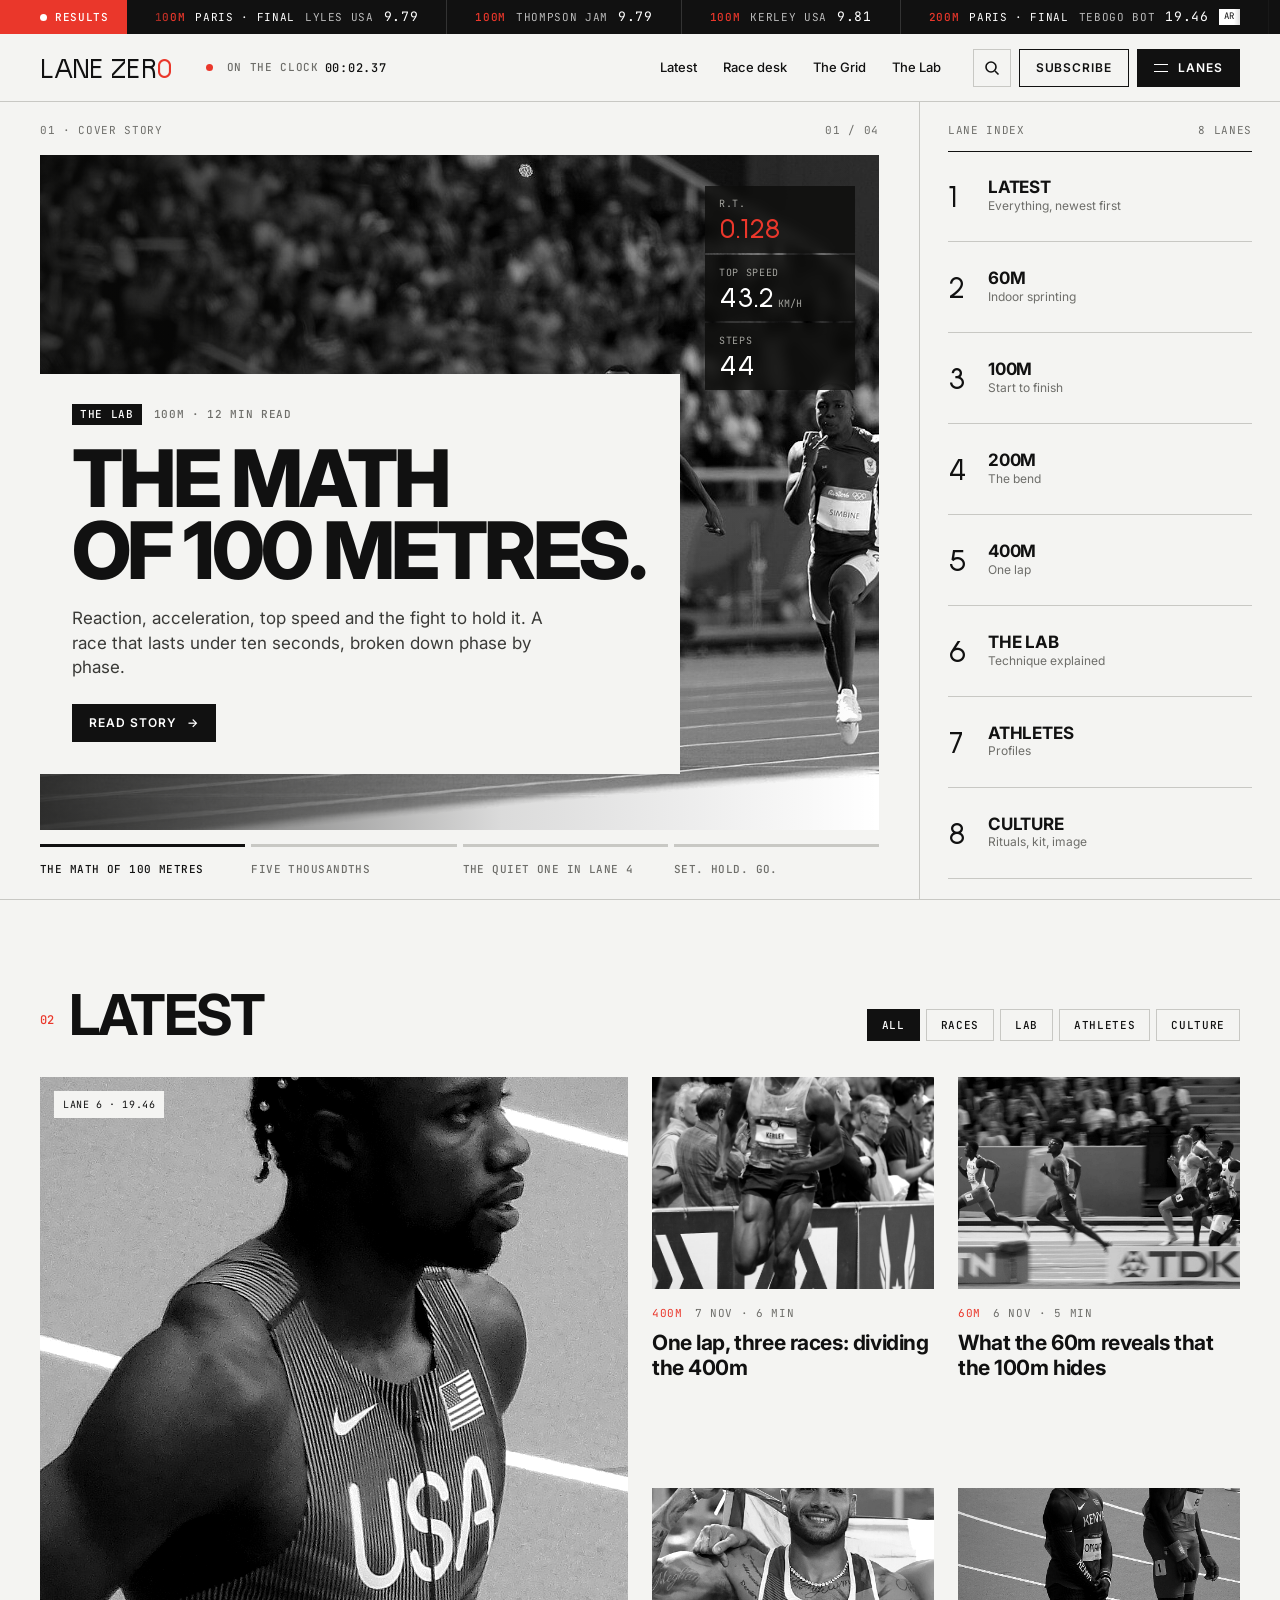
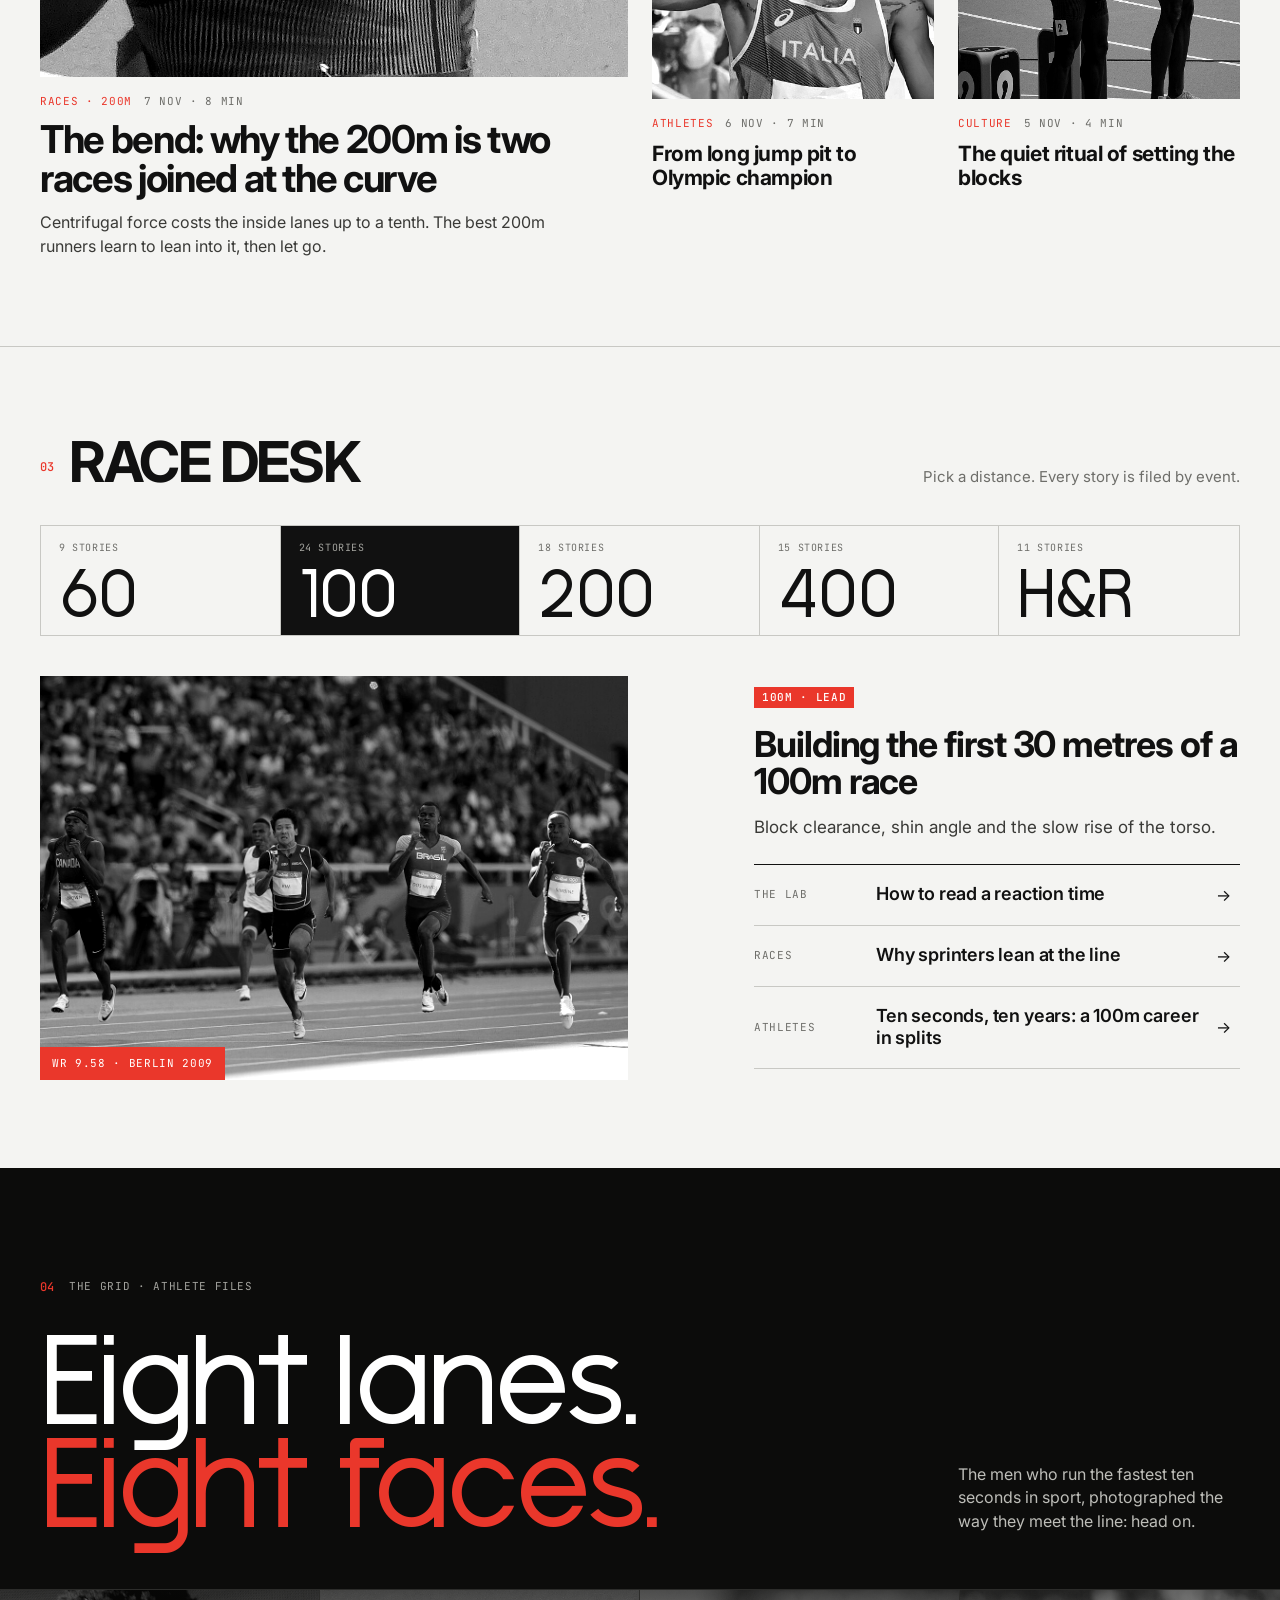
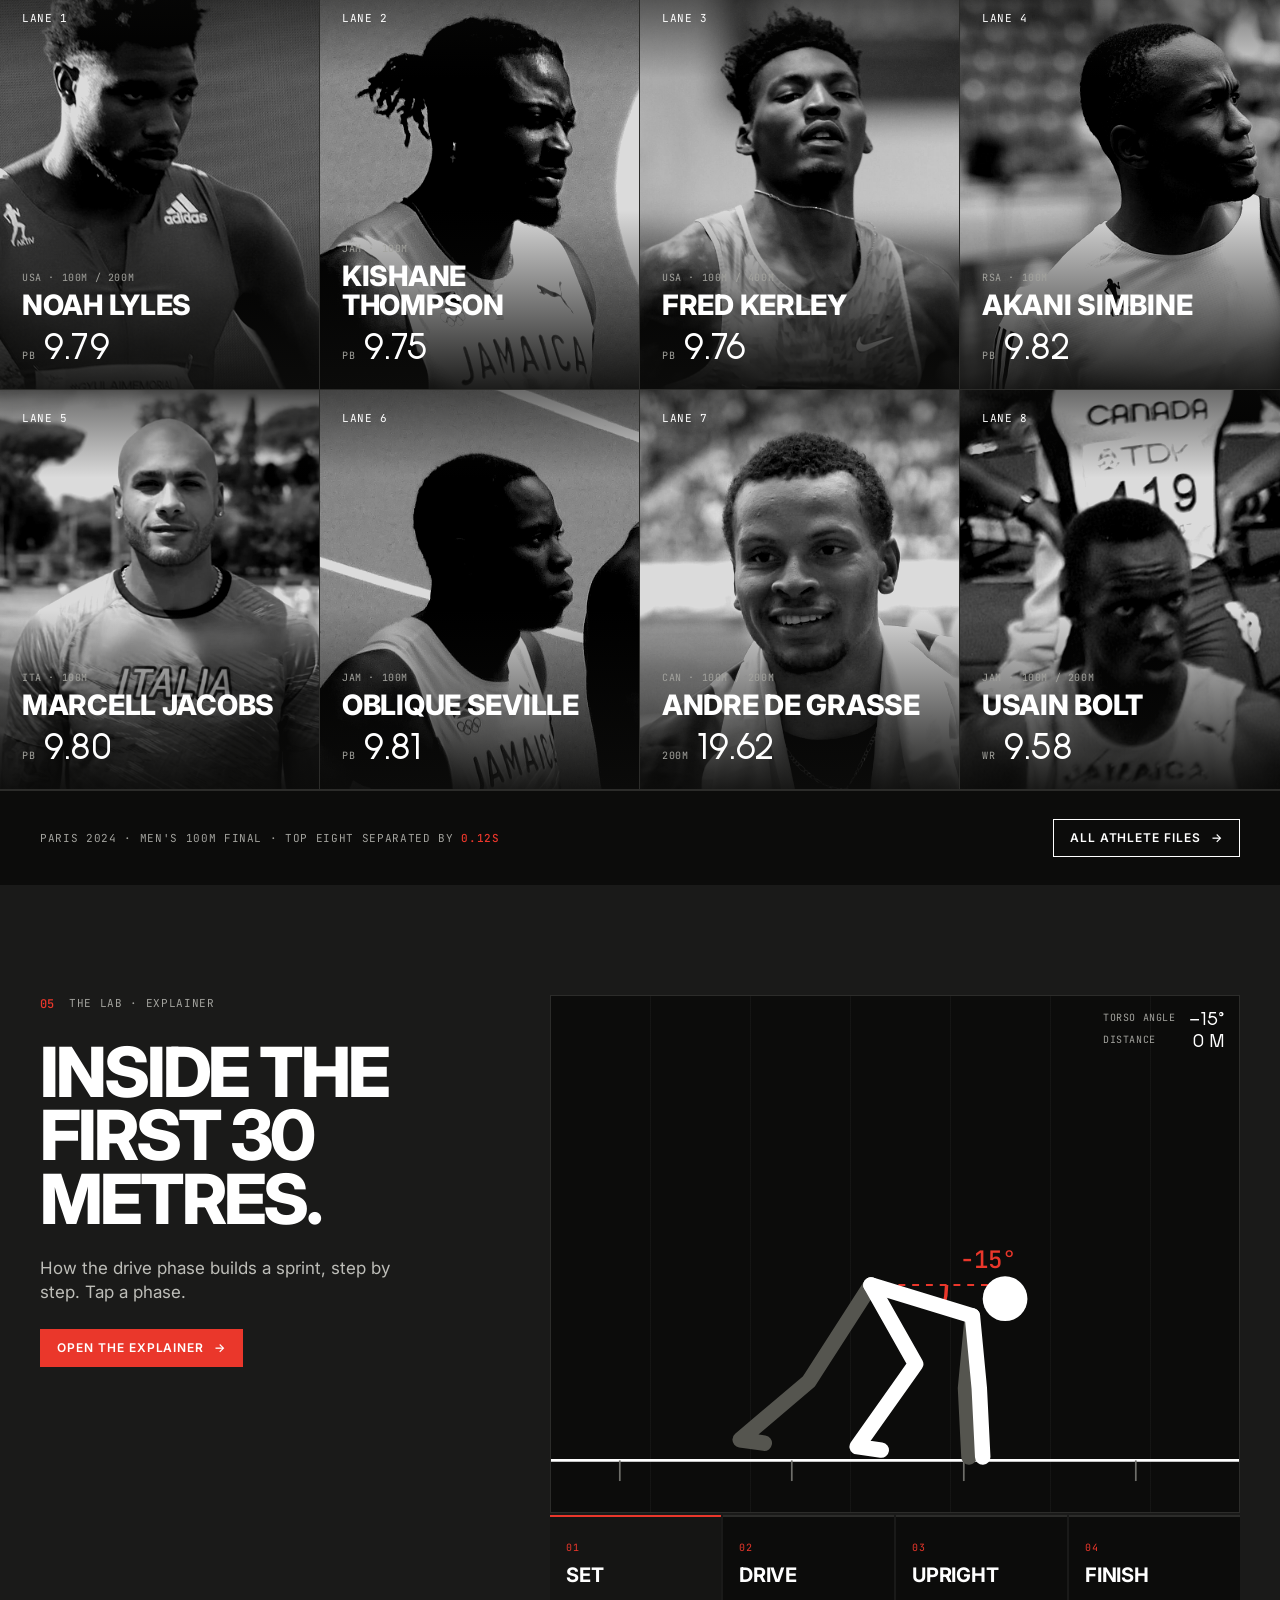
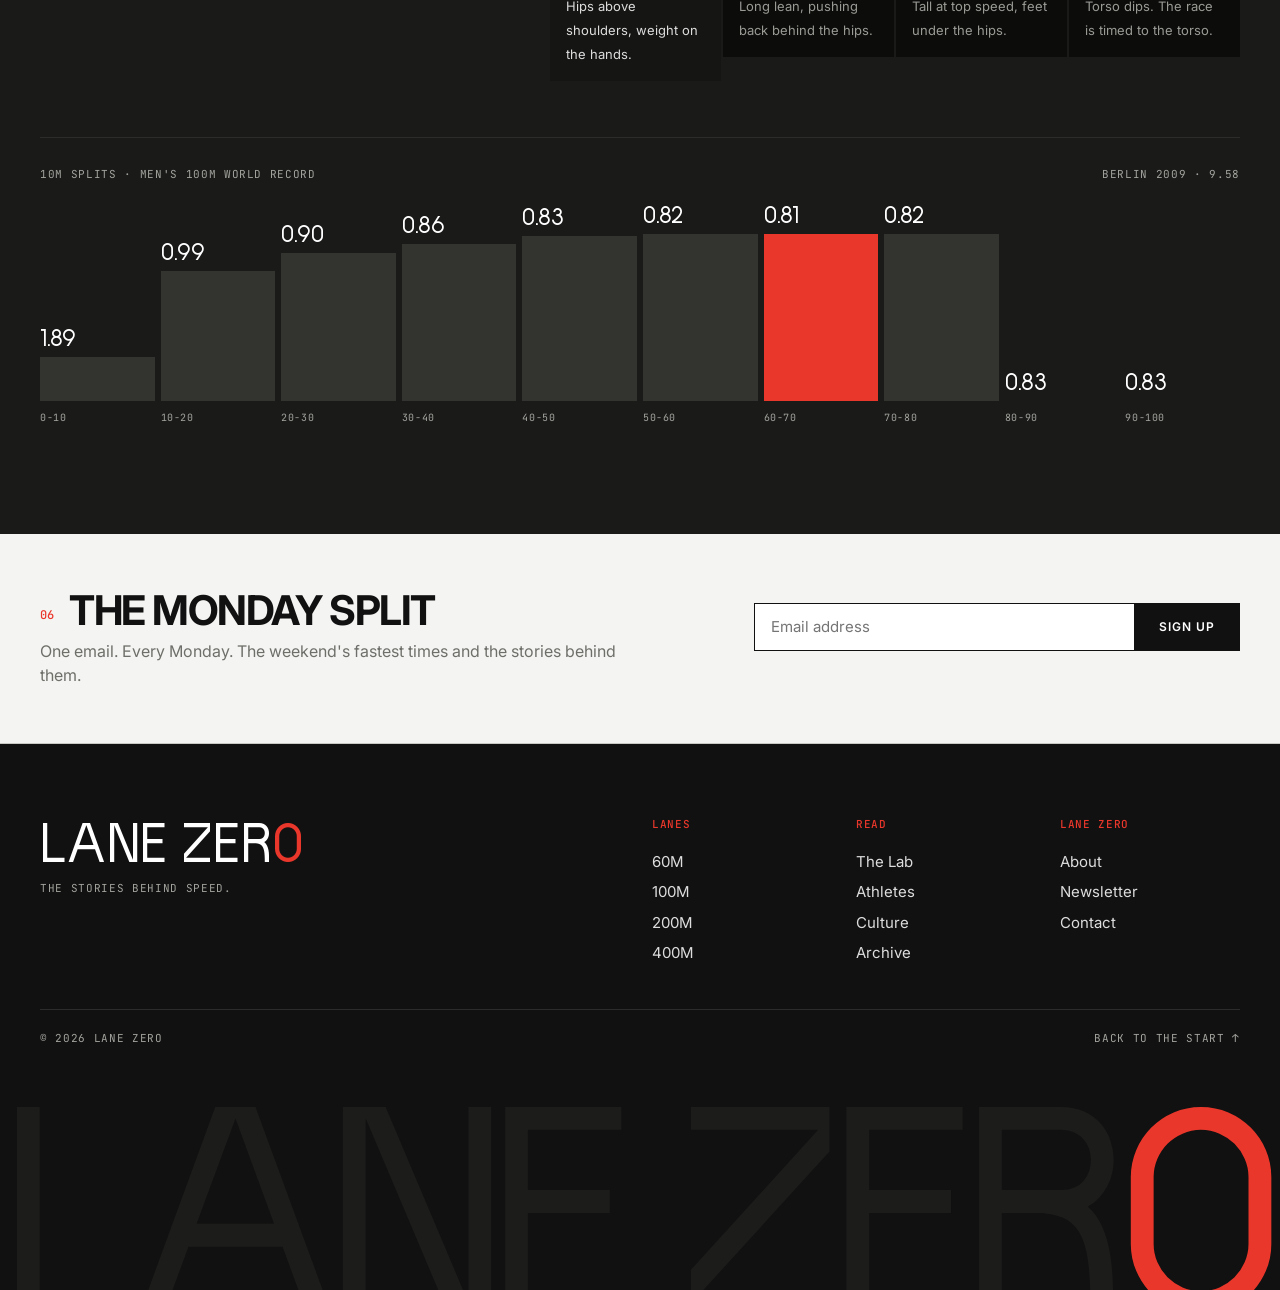
<file: lane-zero/index.html>
<!doctype html>
<html lang="en">
<head>
<meta charset="utf-8">
<meta name="viewport" content="width=device-width, initial-scale=1">
<title>Lane Zero | The stories behind speed</title>
<meta name="description" content="Lane Zero is a sprint newsroom. 60m to 400m, the lab, the athletes and the culture of speed.">
<link rel="preconnect" href="https://fonts.googleapis.com">
<link rel="preconnect" href="https://fonts.gstatic.com" crossorigin>
<link href="https://fonts.googleapis.com/css2?family=Inter:wght@400;500;600;700;800&family=JetBrains+Mono:wght@400;500&display=swap" rel="stylesheet">
<link rel="stylesheet" href="styles.css">
</head>
<body>

<!-- ============ RESULTS TICKER ============ -->
<div class="ticker" aria-label="Latest results">
  <div class="ticker__label"><span class="dot"></span>Results</div>
  <div class="ticker__track">
    <ul class="ticker__list">
      <li><b>100M</b> Paris · Final <span>Lyles USA</span><em>9.79</em></li>
      <li><b>100M</b> <span>Thompson JAM</span><em>9.79</em></li>
      <li><b>100M</b> <span>Kerley USA</span><em>9.81</em></li>
      <li><b>200M</b> Paris · Final <span>Tebogo BOT</span><em>19.46</em><i>AR</i></li>
      <li><b>200M</b> <span>Bednarek USA</span><em>19.62</em></li>
      <li><b>400M</b> Paris · Final <span>Hall USA</span><em>43.40</em></li>
      <li><b>4×100</b> Paris · Final <span>Canada</span><em>37.50</em></li>
      <li><b>60M</b> Glasgow · Final <span>Coleman USA</span><em>6.41</em></li>
    </ul>
  </div>
</div>

<!-- ============ HEADER ============ -->
<header class="nav" id="top">
  <a class="wordmark" href="#top" aria-label="Lane Zero home">LANE&nbsp;ZER<span>0</span></a>
  <div class="nav__clock" aria-hidden="true"><span class="dot"></span>On the clock <span class="mono" id="clock">00:00.00</span></div>
  <nav class="nav__links" aria-label="Primary">
    <a href="#latest">Latest</a><a href="#desk">Race desk</a><a href="#grid">The Grid</a><a href="#lab">The Lab</a>
  </nav>
  <div class="nav__actions">
    <button class="icon-btn" aria-label="Search"><svg width="16" height="16" viewBox="0 0 16 16" fill="none" stroke="currentColor" stroke-width="1.6"><circle cx="7" cy="7" r="5"/><path d="M11 11l3.5 3.5"/></svg></button>
    <a class="btn btn--line" href="#split">Subscribe</a>
    <button class="btn btn--ink" id="lanesOpen" aria-expanded="false" aria-controls="lanes"><span class="burger"></span>Lanes</button>
  </div>
</header>

<!-- ============ LANES OVERLAY ============ -->
<div class="lanes" id="lanes" hidden>
  <div class="lanes__head">
    <span class="wordmark wordmark--light">LANE&nbsp;ZER<span>0</span></span>
    <button class="btn btn--light" id="lanesClose">Close ✕</button>
  </div>
  <ol class="lanes__list">
    <li><a href="#latest"><i>1</i>Latest<small>Everything, newest first</small></a></li>
    <li><a href="#desk" data-dist="60"><i>2</i>60M<small>Indoor sprinting</small></a></li>
    <li><a href="#desk" data-dist="100"><i>3</i>100M<small>Start to finish</small></a></li>
    <li><a href="#desk" data-dist="200"><i>4</i>200M<small>The bend</small></a></li>
    <li><a href="#desk" data-dist="400"><i>5</i>400M<small>One lap</small></a></li>
    <li><a href="#lab"><i>6</i>The Lab<small>Technique explained</small></a></li>
    <li><a href="#grid"><i>7</i>Athletes<small>Profiles</small></a></li>
    <li><a href="#latest" data-filter="culture"><i>8</i>Culture<small>Rituals, kit, image</small></a></li>
  </ol>
</div>

<main>

<!-- ============ 01 COVER ============ -->
<section class="cover" aria-label="Cover story">
  <div class="cover__stage">
    <div class="cover__meta mono"><span>01 · Cover story</span><span id="coverCount">01 / 04</span></div>

    <div class="cover__slides">
      <article class="slide is-active" data-i="0">
        <figure class="slide__img"><img src="assets/img/hero-start.jpg" alt="Sprinters drive out of the blocks in a men's 100m heat"></figure>
        <div class="slide__copy">
          <p class="kicker"><span class="tag">The Lab</span> 100M · 12 min read</p>
          <h1 class="display">The math<br>of 100 metres.</h1>
          <p class="lede">Reaction, acceleration, top speed and the fight to hold it. A race that lasts under ten seconds, broken down phase by phase.</p>
          <a class="btn btn--ink" href="#lab">Read story <span class="arr">→</span></a>
        </div>
      </article>
      <article class="slide" data-i="1">
        <figure class="slide__img"><img src="assets/img/hero-lyles.jpg" alt="Noah Lyles sprinting in the 100m"></figure>
        <div class="slide__copy">
          <p class="kicker"><span class="tag">Races</span> 100M · 9 min read</p>
          <h1 class="display">Five<br>thousandths.</h1>
          <p class="lede">Paris was decided by 0.005 seconds. Inside the closest Olympic 100m final ever run, frame by frame.</p>
          <a class="btn btn--ink" href="#latest">Read story <span class="arr">→</span></a>
        </div>
      </article>
      <article class="slide" data-i="2">
        <figure class="slide__img"><img src="assets/img/hero-thompson.jpg" alt="Kishane Thompson racing"></figure>
        <div class="slide__copy">
          <p class="kicker"><span class="tag">Athletes</span> 100M · 7 min read</p>
          <h1 class="display">The quiet<br>one in lane 4.</h1>
          <p class="lede">Kishane Thompson barely speaks before a race. His splits do the talking.</p>
          <a class="btn btn--ink" href="#grid">Read story <span class="arr">→</span></a>
        </div>
      </article>
      <article class="slide" data-i="3">
        <figure class="slide__img"><img src="assets/img/hero-omanyala.jpg" alt="Ferdinand Omanyala at the start line"></figure>
        <div class="slide__copy">
          <p class="kicker"><span class="tag">Culture</span> 100M · 6 min read</p>
          <h1 class="display">Set.<br>Hold. Go.</h1>
          <p class="lede">The 1.8 seconds between "set" and the gun, and the rituals sprinters build to survive them.</p>
          <a class="btn btn--ink" href="#latest">Read story <span class="arr">→</span></a>
        </div>
      </article>
    </div>

    <div class="cover__readout mono" aria-hidden="true">
      <div><small>R.T.</small><b>0.128</b></div>
      <div><small>Top speed</small><b>43.2<span>km/h</span></b></div>
      <div><small>Steps</small><b>44</b></div>
    </div>

    <div class="cover__bars" role="tablist" aria-label="Cover stories">
      <button role="tab" aria-selected="true" data-go="0"><span></span><em>The math of 100 metres</em></button>
      <button role="tab" aria-selected="false" data-go="1"><span></span><em>Five thousandths</em></button>
      <button role="tab" aria-selected="false" data-go="2"><span></span><em>The quiet one in lane 4</em></button>
      <button role="tab" aria-selected="false" data-go="3"><span></span><em>Set. Hold. Go.</em></button>
    </div>
  </div>

  <aside class="index" aria-label="Lane index">
    <div class="index__head mono"><span>Lane index</span><span>8 lanes</span></div>
    <ol>
      <li><a href="#latest"><i>1</i><b>Latest</b><small>Everything, newest first</small></a></li>
      <li><a href="#desk" data-dist="60"><i>2</i><b>60M</b><small>Indoor sprinting</small></a></li>
      <li><a href="#desk" data-dist="100"><i>3</i><b>100M</b><small>Start to finish</small></a></li>
      <li><a href="#desk" data-dist="200"><i>4</i><b>200M</b><small>The bend</small></a></li>
      <li><a href="#desk" data-dist="400"><i>5</i><b>400M</b><small>One lap</small></a></li>
      <li><a href="#lab"><i>6</i><b>The Lab</b><small>Technique explained</small></a></li>
      <li><a href="#grid"><i>7</i><b>Athletes</b><small>Profiles</small></a></li>
      <li><a href="#latest" data-filter="culture"><i>8</i><b>Culture</b><small>Rituals, kit, image</small></a></li>
    </ol>
  </aside>
</section>

<!-- ============ 02 LATEST ============ -->
<section class="section" id="latest">
  <header class="sec-head">
    <h2><span class="num">02</span>Latest</h2>
    <div class="chips" role="group" aria-label="Filter stories">
      <button class="chip is-on" data-f="all">All</button>
      <button class="chip" data-f="races">Races</button>
      <button class="chip" data-f="lab">Lab</button>
      <button class="chip" data-f="athletes">Athletes</button>
      <button class="chip" data-f="culture">Culture</button>
    </div>
  </header>

  <div class="latest">
    <article class="card card--lead" data-cat="races">
      <a href="#" class="card__img"><img src="assets/img/latest-bend.jpg" alt="Sprinters coming off the bend in a 200m"><span class="badge mono">Lane 6 · 19.46</span></a>
      <p class="meta mono"><span class="cat">Races · 200M</span>7 Nov · 8 min</p>
      <h3><a href="#">The bend: why the 200m is two races joined at the curve</a></h3>
      <p class="excerpt">Centrifugal force costs the inside lanes up to a tenth. The best 200m runners learn to lean into it, then let go.</p>
    </article>
    <article class="card" data-cat="races">
      <a href="#" class="card__img"><img src="assets/img/latest-400.jpg" alt="Athlete racing a 400m"></a>
      <p class="meta mono"><span class="cat">400M</span>7 Nov · 6 min</p>
      <h3><a href="#">One lap, three races: dividing the 400m</a></h3>
    </article>
    <article class="card" data-cat="lab">
      <a href="#" class="card__img"><img src="assets/img/latest-60.jpg" alt="Men's 60 metres indoor final"></a>
      <p class="meta mono"><span class="cat">60M</span>6 Nov · 5 min</p>
      <h3><a href="#">What the 60m reveals that the 100m hides</a></h3>
    </article>
    <article class="card" data-cat="athletes">
      <a href="#" class="card__img"><img src="assets/img/latest-jacobs.jpg" alt="Marcell Jacobs"></a>
      <p class="meta mono"><span class="cat">Athletes</span>6 Nov · 7 min</p>
      <h3><a href="#">From long jump pit to Olympic champion</a></h3>
    </article>
    <article class="card" data-cat="culture">
      <a href="#" class="card__img"><img src="assets/img/latest-blocks.jpg" alt="Sprinters settling into their blocks"></a>
      <p class="meta mono"><span class="cat">Culture</span>5 Nov · 4 min</p>
      <h3><a href="#">The quiet ritual of setting the blocks</a></h3>
    </article>
  </div>
</section>

<!-- ============ 03 RACE DESK ============ -->
<section class="section section--rule" id="desk">
  <header class="sec-head">
    <h2><span class="num">03</span>Race desk</h2>
    <p class="sec-note">Pick a distance. Every story is filed by event.</p>
  </header>

  <div class="dist" role="tablist" aria-label="Distances">
    <button role="tab" data-d="60"><small class="mono">9 stories</small><b>60</b></button>
    <button role="tab" data-d="100" class="is-on" aria-selected="true"><small class="mono">24 stories</small><b>100</b></button>
    <button role="tab" data-d="200"><small class="mono">18 stories</small><b>200</b></button>
    <button role="tab" data-d="400"><small class="mono">15 stories</small><b>400</b></button>
    <button role="tab" data-d="hr"><small class="mono">11 stories</small><b>H&amp;R</b></button>
  </div>

  <div class="desk">
    <figure class="desk__img"><img id="deskImg" src="assets/img/desk-100.jpg" alt=""><figcaption class="mono" id="deskWR">WR 9.58 · Berlin 2009</figcaption></figure>
    <div class="desk__copy">
      <p class="kicker" id="deskKicker"><span class="tag tag--red">100M · Lead</span></p>
      <h3 class="h-lg" id="deskTitle">Building the first 30 metres of a 100m race</h3>
      <p class="lede" id="deskLede">Block clearance, shin angle and the slow rise of the torso.</p>
      <ul class="desk__list" id="deskList">
        <li><a href="#"><span class="mono">The Lab</span><b>How to read a reaction time</b><i>→</i></a></li>
        <li><a href="#"><span class="mono">Races</span><b>Why sprinters lean at the line</b><i>→</i></a></li>
        <li><a href="#"><span class="mono">Athletes</span><b>Ten seconds, ten years: a 100m career in splits</b><i>→</i></a></li>
      </ul>
    </div>
  </div>
</section>

<!-- ============ 04 THE GRID / PORTRAITS ============ -->
<section class="grid-wall" id="grid" aria-label="The Grid, athlete portraits">
  <header class="grid-wall__head">
    <p class="mono"><span class="num">04</span>The Grid · Athlete files</p>
    <h2 class="mega">Eight lanes.<br><span>Eight faces.</span></h2>
    <p class="grid-wall__sub">The men who run the fastest ten seconds in sport, photographed the way they meet the line: head on.</p>
  </header>

  <ol class="faces">
    <li class="face" data-pb="9.79" tabindex="0">
      <span class="face__lane mono">Lane 1</span>
      <img src="assets/img/p-lyles.jpg" alt="Portrait of Noah Lyles">
      <div class="face__info"><small class="mono">USA · 100M / 200M</small><b>Noah Lyles</b><span class="mono pb">PB <em>9.79</em></span></div>
    </li>
    <li class="face" data-pb="9.75" tabindex="0">
      <span class="face__lane mono">Lane 2</span>
      <img src="assets/img/p-thompson.jpg" alt="Portrait of Kishane Thompson">
      <div class="face__info"><small class="mono">JAM · 100M</small><b>Kishane Thompson</b><span class="mono pb">PB <em>9.75</em></span></div>
    </li>
    <li class="face" data-pb="9.76" tabindex="0">
      <span class="face__lane mono">Lane 3</span>
      <img src="assets/img/p-kerley.jpg" alt="Portrait of Fred Kerley">
      <div class="face__info"><small class="mono">USA · 100M / 400M</small><b>Fred Kerley</b><span class="mono pb">PB <em>9.76</em></span></div>
    </li>
    <li class="face" data-pb="9.82" tabindex="0">
      <span class="face__lane mono">Lane 4</span>
      <img src="assets/img/p-simbine.jpg" alt="Portrait of Akani Simbine">
      <div class="face__info"><small class="mono">RSA · 100M</small><b>Akani Simbine</b><span class="mono pb">PB <em>9.82</em></span></div>
    </li>
    <li class="face" data-pb="9.80" tabindex="0">
      <span class="face__lane mono">Lane 5</span>
      <img src="assets/img/p-jacobs.jpg" alt="Portrait of Marcell Jacobs">
      <div class="face__info"><small class="mono">ITA · 100M</small><b>Marcell Jacobs</b><span class="mono pb">PB <em>9.80</em></span></div>
    </li>
    <li class="face" data-pb="9.81" tabindex="0">
      <span class="face__lane mono">Lane 6</span>
      <img src="assets/img/p-seville.jpg" alt="Portrait of Oblique Seville">
      <div class="face__info"><small class="mono">JAM · 100M</small><b>Oblique Seville</b><span class="mono pb">PB <em>9.81</em></span></div>
    </li>
    <li class="face" data-pb="19.62" tabindex="0">
      <span class="face__lane mono">Lane 7</span>
      <img src="assets/img/p-degrasse.jpg" alt="Portrait of Andre De Grasse">
      <div class="face__info"><small class="mono">CAN · 100M / 200M</small><b>Andre De Grasse</b><span class="mono pb">200M <em>19.62</em></span></div>
    </li>
    <li class="face" data-pb="9.58" tabindex="0">
      <span class="face__lane mono">Lane 8</span>
      <img src="assets/img/p-bolt.jpg" alt="Portrait of Usain Bolt">
      <div class="face__info"><small class="mono">JAM · 100M / 200M</small><b>Usain Bolt</b><span class="mono pb">WR <em>9.58</em></span></div>
    </li>
  </ol>

  <div class="grid-wall__foot">
    <p class="mono">Paris 2024 · Men's 100m final · Top eight separated by <b>0.12s</b></p>
    <a href="#" class="btn btn--light">All athlete files <span class="arr">→</span></a>
  </div>
</section>

<!-- ============ 05 THE LAB ============ -->
<section class="lab" id="lab">
  <div class="lab__intro">
    <p class="mono"><span class="num">05</span>The Lab · Explainer</p>
    <h2 class="h-xl">Inside the<br>first 30<br>metres.</h2>
    <p class="lede">How the drive phase builds a sprint, step by step. Tap a phase.</p>
    <a href="#" class="btn btn--red">Open the explainer <span class="arr">→</span></a>
  </div>

  <div class="lab__viz">
    <div class="phase-stage">
      <svg id="figure" viewBox="0 0 400 300" aria-hidden="true">
        <line class="ground" x1="0" y1="270" x2="400" y2="270"/>
        <g class="track-marks"><line x1="40" y1="270" x2="40" y2="282"/><line x1="140" y1="270" x2="140" y2="282"/><line x1="240" y1="270" x2="240" y2="282"/><line x1="340" y1="270" x2="340" y2="282"/></g>
        <path id="angleArc" class="arc" d=""/>
        <line id="angleRef" class="ref" x1="0" y1="0" x2="0" y2="0"/>
        <polyline id="limbBack" class="limb limb--back" points=""/>
        <polyline id="armBack" class="limb limb--back" points=""/>
        <polyline id="body" class="limb" points=""/>
        <polyline id="limbFront" class="limb" points=""/>
        <polyline id="armFront" class="limb" points=""/>
        <circle id="head" class="head" r="13" cx="0" cy="0"/>
        <text id="angleTxt" class="angle-txt" x="0" y="0">45°</text>
      </svg>
      <div class="phase-readout mono"><span>Torso angle</span><b id="readAngle">45°</b><span>Distance</span><b id="readDist">0-1 m</b></div>
    </div>
    <ol class="phases" role="tablist">
      <li><button role="tab" class="is-on" data-p="0"><i class="mono">01</i><b>Set</b><span>Hips above shoulders, weight on the hands.</span></button></li>
      <li><button role="tab" data-p="1"><i class="mono">02</i><b>Drive</b><span>Long lean, pushing back behind the hips.</span></button></li>
      <li><button role="tab" data-p="2"><i class="mono">03</i><b>Upright</b><span>Tall at top speed, feet under the hips.</span></button></li>
      <li><button role="tab" data-p="3"><i class="mono">04</i><b>Finish</b><span>Torso dips. The race is timed to the torso.</span></button></li>
    </ol>
  </div>

  <div class="splits">
    <div class="splits__head"><p class="mono">10m splits · Men's 100m world record</p><p class="mono">Berlin 2009 · 9.58</p></div>
    <div class="splits__bars" id="splits"></div>
  </div>
</section>

<!-- ============ 06 MONDAY SPLIT ============ -->
<section class="split" id="split">
  <div class="split__copy">
    <h2><span class="num">06</span>The Monday split</h2>
    <p>One email. Every Monday. The weekend's fastest times and the stories behind them.</p>
  </div>
  <form class="split__form" novalidate>
    <label class="sr" for="email">Email address</label>
    <input id="email" type="email" placeholder="Email address" autocomplete="email" required>
    <button class="btn btn--ink" type="submit">Sign up</button>
    <p class="split__msg mono" aria-live="polite"></p>
  </form>
</section>

</main>

<!-- ============ FOOTER ============ -->
<footer class="foot">
  <div class="foot__brand">
    <span class="wordmark wordmark--xl">LANE&nbsp;ZER<span>0</span></span>
    <p class="mono">The stories behind speed.</p>
  </div>
  <nav class="foot__cols" aria-label="Footer">
    <div><h4 class="mono">Lanes</h4><a href="#desk">60M</a><a href="#desk">100M</a><a href="#desk">200M</a><a href="#desk">400M</a></div>
    <div><h4 class="mono">Read</h4><a href="#lab">The Lab</a><a href="#grid">Athletes</a><a href="#latest">Culture</a><a href="#">Archive</a></div>
    <div><h4 class="mono">Lane Zero</h4><a href="#">About</a><a href="#split">Newsletter</a><a href="#">Contact</a></div>
  </nav>
  <div class="foot__base mono"><span>© 2026 Lane Zero</span><a href="#top">Back to the start ↑</a></div>
  <div class="foot__giant" aria-hidden="true">LANE ZER<span>0</span></div>
</footer>

<script src="main.js"></script>
</body>
</html>
</file>
<file: lane-zero/styles.css>
/* =========================================================
   LANE ZERO: sprint newsroom
   Grid: 12 col · 1440 frame · 40px margin · 24px gutter
   ========================================================= */
@font-face{font-family:"Artavion";src:url("assets/fonts/Artavion-Regular.ttf") format("truetype");font-display:swap}

:root{
  --paper:#F4F4F2; --paper-2:#E6E6E3; --line:#C8C8C4; --mute:#6E6E6A; --mute-2:#A3A39E;
  --ink:#111111; --night:#0C0C0B; --night-2:#1A1A19; --night-line:#2C2C2A;
  --red:#EA372B; --red-dk:#C42A20;
  --display:"Artavion","Inter",system-ui,sans-serif;
  --head:"Inter",system-ui,sans-serif;
  --mono:"JetBrains Mono",ui-monospace,monospace;
  --m:40px; --g:24px; --max:1440px;
  --ease:cubic-bezier(.2,.8,.1,1);
}
*{box-sizing:border-box;margin:0;padding:0}
html{scroll-behavior:smooth;scroll-padding-top:72px}
body{background:var(--paper);color:var(--ink);font:400 16px/1.5 var(--head);-webkit-font-smoothing:antialiased;overflow-x:hidden}
img{display:block;width:100%;height:100%;object-fit:cover}
a{color:inherit;text-decoration:none}
button{font:inherit;color:inherit;background:none;border:0;cursor:pointer}
ol,ul{list-style:none}
.mono{font-family:var(--mono);font-size:11px;letter-spacing:.06em;text-transform:uppercase}
.sr{position:absolute;width:1px;height:1px;overflow:hidden;clip:rect(0 0 0 0)}
.dot{display:inline-block;width:7px;height:7px;border-radius:50%;background:var(--red);margin-right:8px;animation:blink 1.2s steps(2) infinite}
@keyframes blink{50%{opacity:.25}}
.num{font-family:var(--mono);font-size:12px;color:var(--red);font-weight:500;margin-right:14px;vertical-align:middle;letter-spacing:.04em}

/* ---------- buttons ---------- */
.btn{display:inline-flex;align-items:center;gap:10px;height:38px;padding:0 16px;font:600 12px/1 var(--head);letter-spacing:.08em;text-transform:uppercase;border:1px solid var(--ink);transition:background .25s,color .25s,transform .25s var(--ease)}
.btn .arr{transition:transform .3s var(--ease)}
.btn:hover .arr{transform:translateX(5px)}
.btn--ink{background:var(--ink);color:#fff}
.btn--ink:hover{background:var(--red);border-color:var(--red)}
.btn--line:hover{background:var(--ink);color:#fff}
.btn--red{background:var(--red);border-color:var(--red);color:#fff}
.btn--red:hover{background:#fff;color:var(--ink);border-color:#fff}
.btn--light{border-color:#fff;color:#fff}
.btn--light:hover{background:#fff;color:var(--ink)}
.icon-btn{width:38px;height:38px;display:grid;place-items:center;border:1px solid var(--line)}
.icon-btn:hover{border-color:var(--ink)}
.burger{width:14px;height:8px;border-top:1.6px solid currentColor;border-bottom:1.6px solid currentColor}

/* ---------- ticker ---------- */
.ticker{display:flex;height:34px;background:var(--ink);color:#fff;overflow:hidden;font-family:var(--mono);font-size:11px;letter-spacing:.06em;text-transform:uppercase}
.ticker__label{flex:none;display:flex;align-items:center;padding:0 18px 0 var(--m);background:var(--red);font-weight:500;position:relative;z-index:1}
.ticker__label .dot{background:#fff}
.ticker__track{overflow:hidden;flex:1;display:flex;mask-image:linear-gradient(90deg,transparent,#000 4%,#000 96%,transparent)}
.ticker__list{display:flex;flex:none;animation:tick 40s linear infinite}
.ticker:hover .ticker__list{animation-play-state:paused}
.ticker__list li{display:flex;align-items:center;gap:10px;padding:0 28px;white-space:nowrap;border-right:1px solid #333}
.ticker__list b{color:var(--red);font-weight:500}
.ticker__list span{color:#bbb}
.ticker__list em{font-style:normal;font-size:13px;color:#fff}
.ticker__list i{font-style:normal;background:#fff;color:var(--ink);padding:1px 5px;font-size:9px}
@keyframes tick{to{transform:translateX(-50%)}}

/* ---------- nav ---------- */
.nav{position:sticky;top:0;z-index:40;display:flex;align-items:center;gap:32px;height:68px;padding:0 var(--m);background:rgba(244,244,242,.9);backdrop-filter:blur(12px);border-bottom:1px solid var(--line)}
.wordmark{font:400 26px/1 var(--display);letter-spacing:.02em;white-space:nowrap}
.wordmark span{color:var(--red)}
.wordmark--light{color:#fff}
.nav__clock{display:flex;align-items:center;gap:6px;font:500 11px/1 var(--mono);letter-spacing:.06em;text-transform:uppercase;color:var(--mute)}
.nav__clock .mono{color:var(--ink);font-size:12px;min-width:76px}
.nav__links{display:flex;gap:26px;margin-left:auto;font-size:13px;font-weight:500}
.nav__links a{position:relative;padding:4px 0}
.nav__links a::after{content:"";position:absolute;left:0;right:100%;bottom:-2px;height:2px;background:var(--red);transition:right .35s var(--ease)}
.nav__links a:hover::after{right:0}
.nav__actions{display:flex;gap:8px}

/* ---------- lanes overlay ---------- */
.lanes{position:fixed;inset:0;z-index:80;background:var(--night);color:#fff;padding:24px var(--m);display:flex;flex-direction:column;animation:drop .5s var(--ease)}
.lanes[hidden]{display:none}
@keyframes drop{from{clip-path:inset(0 0 100% 0)}to{clip-path:inset(0)}}
.lanes__head{display:flex;justify-content:space-between;align-items:center;padding-bottom:20px;border-bottom:1px solid var(--night-line)}
.lanes__list{flex:1;display:grid;grid-template-rows:repeat(8,1fr)}
.lanes__list a{display:grid;grid-template-columns:80px 1fr auto;align-items:center;height:100%;border-bottom:1px solid var(--night-line);font:600 clamp(28px,4.4vw,64px)/1 var(--head);letter-spacing:-.02em;text-transform:uppercase;transition:padding .35s var(--ease),color .2s}
.lanes__list i{font:400 18px var(--mono);color:var(--red);font-style:normal}
.lanes__list small{font:400 12px var(--mono);letter-spacing:.06em;color:var(--mute-2);text-transform:uppercase}
.lanes__list a:hover{padding-left:24px;color:var(--red)}

/* ---------- cover ---------- */
.cover{display:grid;grid-template-columns:minmax(0,1fr) 360px;border-bottom:1px solid var(--line);min-height:calc(100vh - 102px)}
.cover__stage{position:relative;padding:20px var(--m) 0;display:flex;flex-direction:column;border-right:1px solid var(--line);overflow:hidden}
.cover__meta{display:flex;justify-content:space-between;color:var(--mute);padding-bottom:16px}
.cover__slides{position:relative;flex:1;min-height:600px}
.slide{position:absolute;inset:0;visibility:hidden}
.slide.is-active{visibility:visible}
.slide__img{position:absolute;inset:0;overflow:hidden;background:var(--night)}
.slide__img img{filter:grayscale(1) contrast(1.15);transform:scale(1.08);transition:transform 7s linear}
.slide.is-active .slide__img img{transform:scale(1)}
.slide__img::after{content:"";position:absolute;inset:0;background:linear-gradient(90deg,rgba(12,12,11,.75) 0%,rgba(12,12,11,.15) 55%,transparent)}
.slide__copy{position:absolute;left:0;bottom:56px;width:min(640px,80%);background:var(--paper);padding:30px 32px 32px}
.slide.is-active .slide__copy{animation:off-blocks .9s var(--ease) both}
@keyframes off-blocks{from{transform:translateX(-40px);opacity:0}to{transform:none;opacity:1}}
.kicker{display:flex;align-items:center;gap:12px;font:500 11px/1 var(--mono);letter-spacing:.06em;text-transform:uppercase;color:var(--mute);margin-bottom:18px}
.tag{background:var(--ink);color:#fff;padding:5px 8px}
.tag--red{background:var(--red)}
.display{font:800 clamp(48px,6.2vw,92px)/.9 var(--head);letter-spacing:-.045em;text-transform:uppercase;margin-bottom:20px}
.lede{font-size:17px;line-height:1.45;color:#3a3a37;max-width:46ch;margin-bottom:24px}
.cover__readout{position:absolute;right:calc(var(--m) + 24px);top:84px;display:flex;flex-direction:column;gap:2px;z-index:2}
.cover__readout div{background:rgba(12,12,11,.78);backdrop-filter:blur(6px);color:#fff;padding:10px 14px;min-width:150px}
.cover__readout small{display:block;color:var(--mute-2);font-size:10px;margin-bottom:4px}
.cover__readout b{font:400 26px/1 var(--display);letter-spacing:0}
.cover__readout b span{font:400 10px var(--mono);margin-left:4px;color:var(--mute-2)}
.cover__readout div:first-child b{color:var(--red)}
.cover__bars{display:grid;grid-template-columns:repeat(4,1fr);gap:6px;padding:14px 0 20px}
.cover__bars button{text-align:left}
.cover__bars span{display:block;height:3px;background:var(--line);position:relative;overflow:hidden;margin-bottom:8px}
.cover__bars span::after{content:"";position:absolute;inset:0;background:var(--ink);transform:scaleX(0);transform-origin:left}
.cover__bars [aria-selected=true] span::after{animation:fill var(--dur,7s) linear forwards}
.cover__bars em{font:500 11px/1.3 var(--mono);font-style:normal;text-transform:uppercase;letter-spacing:.04em;color:var(--mute)}
.cover__bars [aria-selected=true] em{color:var(--ink)}
@keyframes fill{to{transform:scaleX(1)}}

.index{padding:20px 28px;display:flex;flex-direction:column}
.index__head{display:flex;justify-content:space-between;color:var(--mute);padding-bottom:12px;border-bottom:1px solid var(--ink)}
.index ol{flex:1;display:grid;grid-template-rows:repeat(8,1fr)}
.index a{display:grid;grid-template-columns:40px 1fr;grid-template-rows:auto auto;align-content:center;height:100%;min-height:60px;border-bottom:1px solid var(--line);position:relative;transition:padding .3s var(--ease)}
.index a::before{content:"";position:absolute;left:-28px;top:0;bottom:0;width:3px;background:var(--red);transform:scaleY(0);transition:transform .3s var(--ease)}
.index a:hover{padding-left:10px}
.index a:hover::before{transform:scaleY(1)}
.index i{grid-row:span 2;font:400 28px/1 var(--display);font-style:normal;align-self:center}
.index b{font:700 17px/1.1 var(--head);text-transform:uppercase;letter-spacing:-.01em}
.index small{font-size:12px;color:var(--mute)}

/* ---------- section scaffold ---------- */
.section{padding:88px var(--m);max-width:var(--max);margin:0 auto}
.section--rule{border-top:1px solid var(--line);max-width:none}
.section--rule > *{max-width:calc(var(--max) - 2*var(--m));margin-left:auto;margin-right:auto}
.sec-head{display:flex;align-items:flex-end;justify-content:space-between;gap:24px;margin-bottom:36px}
.sec-head h2{font:700 clamp(40px,4.4vw,60px)/.95 var(--head);letter-spacing:-.04em;text-transform:uppercase}
.sec-note{color:var(--mute);font-size:15px}
.chips{display:flex;gap:6px;flex-wrap:wrap}
.chip{height:32px;padding:0 14px;border:1px solid var(--line);font:500 11px var(--mono);letter-spacing:.06em;text-transform:uppercase;transition:all .2s}
.chip:hover{border-color:var(--ink)}
.chip.is-on{background:var(--ink);color:#fff;border-color:var(--ink)}
.h-lg{font:700 clamp(28px,2.8vw,40px)/1.05 var(--head);letter-spacing:-.03em;margin-bottom:14px}
.h-xl{font:800 clamp(48px,5.4vw,80px)/.92 var(--head);letter-spacing:-.045em;text-transform:uppercase}

/* ---------- latest ---------- */
.latest{display:grid;grid-template-columns:repeat(12,1fr);gap:40px var(--g)}
.card{grid-column:span 3;transition:opacity .4s,transform .4s var(--ease)}
.card--lead{grid-column:1 / span 6;grid-row:span 2;align-self:start}
.card.is-out{opacity:.12;transform:scale(.98);pointer-events:none}
.card__img{display:block;position:relative;aspect-ratio:4/3;overflow:hidden;background:var(--paper-2);margin-bottom:16px}
.card--lead .card__img{aspect-ratio:1/1.02}
.card__img img{filter:grayscale(1) contrast(1.1);transition:transform .8s var(--ease),filter .5s}
.card:hover .card__img img{transform:scale(1.04);filter:grayscale(0) contrast(1.05)}
.card__img::after{content:"";position:absolute;left:0;bottom:0;height:4px;width:100%;background:var(--red);transform:scaleX(0);transform-origin:left;transition:transform .5s var(--ease)}
.card:hover .card__img::after{transform:scaleX(1)}
.badge{position:absolute;left:14px;top:14px;background:var(--paper);padding:6px 9px;font-size:10px}
.meta{display:flex;gap:12px;color:var(--mute);margin-bottom:10px}
.meta .cat{color:var(--red)}
.card h3{font:700 21px/1.15 var(--head);letter-spacing:-.02em}
.card--lead h3{font-size:clamp(30px,3vw,42px);line-height:1.02;letter-spacing:-.035em;margin-bottom:12px}
.card h3 a{background:linear-gradient(var(--ink),var(--ink)) 0 100%/0 2px no-repeat;transition:background-size .4s var(--ease)}
.card:hover h3 a{background-size:100% 2px}
.excerpt{color:#3a3a37;max-width:52ch}

/* ---------- race desk ---------- */
.dist{display:grid;grid-template-columns:repeat(5,1fr);border:1px solid var(--line);margin-bottom:40px}
.dist button{text-align:left;padding:14px 18px 10px;border-right:1px solid var(--line);position:relative;overflow:hidden;transition:background .3s,color .3s}
.dist button:last-child{border-right:0}
.dist button::before{content:"";position:absolute;inset:0;background:var(--ink);transform:translateX(-101%);transition:transform .45s var(--ease);z-index:-1}
.dist button{z-index:0}
.dist small{display:block;color:var(--mute);margin-bottom:6px;font-size:10px}
.dist b{font:400 clamp(44px,5vw,72px)/1 var(--display);letter-spacing:-.01em}
.dist button:hover b{color:var(--red)}
.dist button.is-on{color:#fff}
.dist button.is-on::before{transform:none}
.dist button.is-on small{color:var(--mute-2)}
.desk{display:grid;grid-template-columns:repeat(12,1fr);gap:var(--g)}
.desk__img{grid-column:span 6;position:relative;aspect-ratio:16/11;overflow:hidden;background:var(--night)}
.desk__img img{filter:grayscale(1) contrast(1.15);transition:opacity .35s}
.desk__img figcaption{position:absolute;left:0;bottom:0;background:var(--red);color:#fff;padding:8px 12px}
.desk__copy{grid-column:8 / span 5;align-self:center}
.desk__list{border-top:1px solid var(--ink);margin-top:12px}
.desk__list a{display:grid;grid-template-columns:110px 1fr 24px;align-items:center;gap:12px;padding:18px 0;border-bottom:1px solid var(--line);transition:padding .3s var(--ease)}
.desk__list span{color:var(--mute)}
.desk__list b{font:600 18px/1.25 var(--head);letter-spacing:-.01em}
.desk__list i{font-style:normal;transition:transform .3s var(--ease)}
.desk__list a:hover{padding-left:8px}
.desk__list a:hover i{transform:translateX(4px);color:var(--red)}
.fade{animation:fadeup .5s var(--ease) both}
@keyframes fadeup{from{opacity:0;transform:translateY(10px)}to{opacity:1;transform:none}}

/* ---------- THE GRID ---------- */
.grid-wall{background:var(--night);color:#fff;padding:110px 0 0;position:relative;overflow:hidden}
.grid-wall__head{padding:0 var(--m);display:grid;grid-template-columns:repeat(12,1fr);gap:var(--g);margin-bottom:56px;align-items:end}
.grid-wall__head > p.mono{grid-column:1/-1;color:var(--mute-2);margin-bottom:6px}
.mega{grid-column:1 / span 8;font:400 clamp(64px,9.4vw,148px)/.86 var(--display);letter-spacing:-.03em}
.mega span{color:var(--red)}
.grid-wall__sub{grid-column:10 / span 3;color:#bdbdb8;font-size:16px;line-height:1.45}
.faces{display:grid;grid-template-columns:repeat(4,1fr);border-top:1px solid var(--night-line);border-bottom:1px solid var(--night-line)}
.face{position:relative;aspect-ratio:4/5;border-bottom:1px solid var(--night-line);overflow:hidden;border-right:1px solid var(--night-line);cursor:pointer;outline:none;transition:flex .6s}
.face:nth-child(4n){border-right:0}
.face img{filter:grayscale(1) contrast(1.35) brightness(.86);transition:filter .5s,transform .9s var(--ease)}
.face::before{content:"";position:absolute;inset:0;background:linear-gradient(180deg,rgba(12,12,11,.55) 0%,transparent 22%,transparent 55%,rgba(12,12,11,.92) 100%);z-index:1;pointer-events:none}
.face::after{content:"";position:absolute;left:0;top:0;bottom:0;width:4px;background:var(--red);transform:scaleY(0);transform-origin:top;transition:transform .5s var(--ease);z-index:2}
.face__lane{position:absolute;top:20px;left:22px;z-index:2;color:#fff;font-size:11px}
.face__info{position:absolute;left:22px;right:22px;bottom:24px;z-index:2}
.face__info small{display:block;color:var(--mute-2);font-size:10px;margin-bottom:6px}
.face__info b{display:block;font:800 clamp(22px,2.2vw,34px)/1 var(--head);letter-spacing:-.01em;text-transform:uppercase;margin-bottom:10px}
.pb{display:inline-flex;gap:8px;align-items:baseline;color:var(--mute-2);font-size:10px}
.pb em{font:400 34px/1 var(--display);font-style:normal;color:#fff;letter-spacing:0}
.face:hover img,.face:focus-visible img{filter:grayscale(1) contrast(1.5) brightness(1);transform:scale(1.05)}
.face:hover::after,.face:focus-visible::after{transform:scaleY(1)}
.face:hover .pb em,.face:focus-visible .pb em{color:var(--red)}
.faces:hover .face:not(:hover) img{filter:grayscale(1) contrast(1.2) brightness(.45)}
.grid-wall__foot{display:flex;justify-content:space-between;align-items:center;padding:28px var(--m);color:var(--mute-2)}
.grid-wall__foot b{color:var(--red);font-weight:500}

/* ---------- THE LAB ---------- */
.lab{display:grid;grid-template-columns:repeat(12,1fr);gap:56px var(--g);padding:110px var(--m);background:var(--night-2);color:#fff}
.lab__intro{grid-column:1 / span 4}
.lab__intro > p.mono{color:var(--mute-2);margin-bottom:28px}
.lab__intro .h-xl{margin-bottom:24px}
.lab__intro .lede{color:#bdbdb8}
.lab__viz{grid-column:6 / span 7}
.phase-stage{position:relative;border:1px solid var(--night-line);background:
  repeating-linear-gradient(90deg,transparent 0 99px,rgba(255,255,255,.04) 99px 100px),var(--night)}
#figure{width:100%;height:auto;display:block}
#figure .ground{stroke:#fff;stroke-width:1.5}
#figure .track-marks line{stroke:var(--mute);stroke-width:1}
#figure .limb{fill:none;stroke:#fff;stroke-width:9;stroke-linecap:round;stroke-linejoin:round;transition:all .6s var(--ease)}
#figure .limb--back{stroke:#55554f}
#figure .head{fill:#fff;transition:all .6s var(--ease)}
#figure .arc{fill:none;stroke:var(--red);stroke-width:2}
#figure .ref{stroke:var(--red);stroke-width:1.2;stroke-dasharray:4 4}
#figure .angle-txt{fill:var(--red);font:500 14px var(--mono)}
#figure polyline,#figure circle{transition:all .6s var(--ease)}
.phase-readout{position:absolute;top:14px;right:14px;display:grid;grid-template-columns:auto auto;gap:4px 14px;color:var(--mute-2);font-size:10px}
.phase-readout b{color:#fff;font:400 18px/1 var(--display);text-align:right}
.phases{display:grid;grid-template-columns:repeat(4,1fr);gap:2px;margin-top:2px}
.phases button{display:block;width:100%;text-align:left;padding:16px;background:var(--night);border-top:2px solid var(--night-line);min-height:132px;transition:border-color .3s,background .3s}
.phases i{font-style:normal;color:var(--red);font-size:10px}
.phases b{display:block;font:700 20px/1 var(--head);letter-spacing:-.01em;text-transform:uppercase;margin:8px 0}
.phases span{font-size:13px;color:#9a9a95;line-height:1.4}
.phases button:hover{background:#151514}
.phases .is-on{border-top-color:var(--red);background:#151514}
.phases .is-on span{color:#ddd}
.splits{grid-column:1/-1;border-top:1px solid var(--night-line);padding-top:28px}
.splits__head{display:flex;justify-content:space-between;color:var(--mute-2);margin-bottom:22px}
.splits__bars{display:grid;grid-template-columns:repeat(10,1fr);gap:6px;align-items:end;height:220px}
.bar{position:relative;height:100%;display:flex;flex-direction:column;justify-content:flex-end}
.bar__fill{background:#33332f;height:0;transition:height 1.1s var(--ease),background .3s}
.bar.is-peak .bar__fill{background:var(--red)}
.bar:hover .bar__fill{background:#fff}
.bar__val{font:400 22px/1 var(--display);margin-bottom:8px}
.bar__lbl{font:400 10px var(--mono);color:var(--mute-2);letter-spacing:.06em;margin-top:10px;text-transform:uppercase}

/* ---------- newsletter ---------- */
.split{display:grid;grid-template-columns:repeat(12,1fr);gap:var(--g);align-items:center;padding:56px var(--m);border-bottom:1px solid var(--line);background:var(--paper)}
.split__copy{grid-column:1 / span 6}
.split__copy h2{font:700 clamp(32px,3.2vw,44px)/1 var(--head);letter-spacing:-.035em;text-transform:uppercase;margin-bottom:8px}
.split__copy p{color:var(--mute)}
.split__form{grid-column:8 / span 5;display:flex;flex-wrap:wrap}
.split__form input{flex:1;height:48px;border:1px solid var(--ink);border-right:0;background:#fff;padding:0 16px;font:400 15px var(--head);outline:none}
.split__form input:focus{box-shadow:inset 0 -3px 0 var(--red)}
.split__form .btn{height:48px;padding:0 24px}
.split__msg{flex-basis:100%;margin-top:10px;min-height:14px;color:var(--mute)}
.split__msg.ok{color:var(--ink)}
.split__msg.err{color:var(--red)}

/* ---------- footer ---------- */
.foot{background:var(--ink);color:#fff;padding:72px var(--m) 0;display:grid;grid-template-columns:repeat(12,1fr);gap:40px var(--g);overflow:hidden}
.foot__brand{grid-column:1 / span 5}
.wordmark--xl{font-size:52px;display:block;margin-bottom:12px}
.foot__brand p{color:var(--mute-2)}
.foot__cols{grid-column:7 / span 6;display:grid;grid-template-columns:repeat(3,1fr);gap:var(--g)}
.foot__cols h4{color:var(--red);font-weight:500;margin-bottom:14px}
.foot__cols a{display:block;font-size:15px;color:#ddd;padding:4px 0}
.foot__cols a:hover{color:var(--red)}
.foot__base{grid-column:1/-1;display:flex;justify-content:space-between;border-top:1px solid var(--night-line);padding-top:20px;color:var(--mute-2)}
.foot__base a:hover{color:#fff}
.foot__giant{grid-column:1/-1;font:400 22vw/.78 var(--display);letter-spacing:-.04em;color:#1c1c1b;white-space:nowrap;margin:10px calc(var(--m) * -1) -2vw;user-select:none}
.foot__giant span{color:var(--red)}

/* ---------- reveal ---------- */
.reveal{opacity:0;transform:translateY(24px);transition:opacity .8s var(--ease),transform .8s var(--ease)}
.reveal.in{opacity:1;transform:none}

/* ---------- responsive ---------- */
@media (max-width:1180px){
  .cover{grid-template-columns:1fr}
  .index{display:none}
  .nav__links{display:none}
  .nav__actions{margin-left:auto}
  .lab__intro{grid-column:1/-1}.lab__viz{grid-column:1/-1}
  .grid-wall__sub{grid-column:1/-1}
  .mega{grid-column:1/-1}
}
@media (max-width:820px){
  :root{--m:16px;--g:16px}
  .nav__clock{display:none}
  .nav{gap:12px}
  .btn--line{display:none}
  .cover__readout{display:none}
  .slide__copy{width:auto;right:0;padding:22px}
  .cover__bars em{display:none}
  .latest .card,.card--lead{grid-column:1/-1}
  .card--lead .card__img{height:auto;aspect-ratio:4/3;min-height:0}
  .sec-head{flex-direction:column;align-items:flex-start}
  .dist{grid-template-columns:repeat(5,1fr)}
  .dist button{padding:10px 8px}
  .dist small{display:none}
  .dist b{font-size:30px}
  .face__info b{font-size:20px}
  .pb em{font-size:24px}
  .desk__img,.desk__copy{grid-column:1/-1}
  .desk__list a{grid-template-columns:1fr 24px}
  .desk__list span{display:none}
  .faces{grid-template-columns:repeat(2,1fr)}
  .face:nth-child(odd){border-right:1px solid var(--night-line)}
  .face:nth-child(even){border-right:0}
  .face{border-bottom:1px solid var(--night-line)}
  .phases{grid-template-columns:repeat(2,1fr)}
  .splits__bars{height:160px}
  .bar__val{font-size:14px}
  .split__copy,.split__form{grid-column:1/-1}
  .foot__brand,.foot__cols{grid-column:1/-1}
  .grid-wall__foot{flex-direction:column;align-items:flex-start;gap:16px}
}
@media (prefers-reduced-motion:reduce){
  *,*::before,*::after{animation-duration:.01ms!important;animation-iteration-count:1!important;transition-duration:.01ms!important;scroll-behavior:auto!important}
}
</file>
